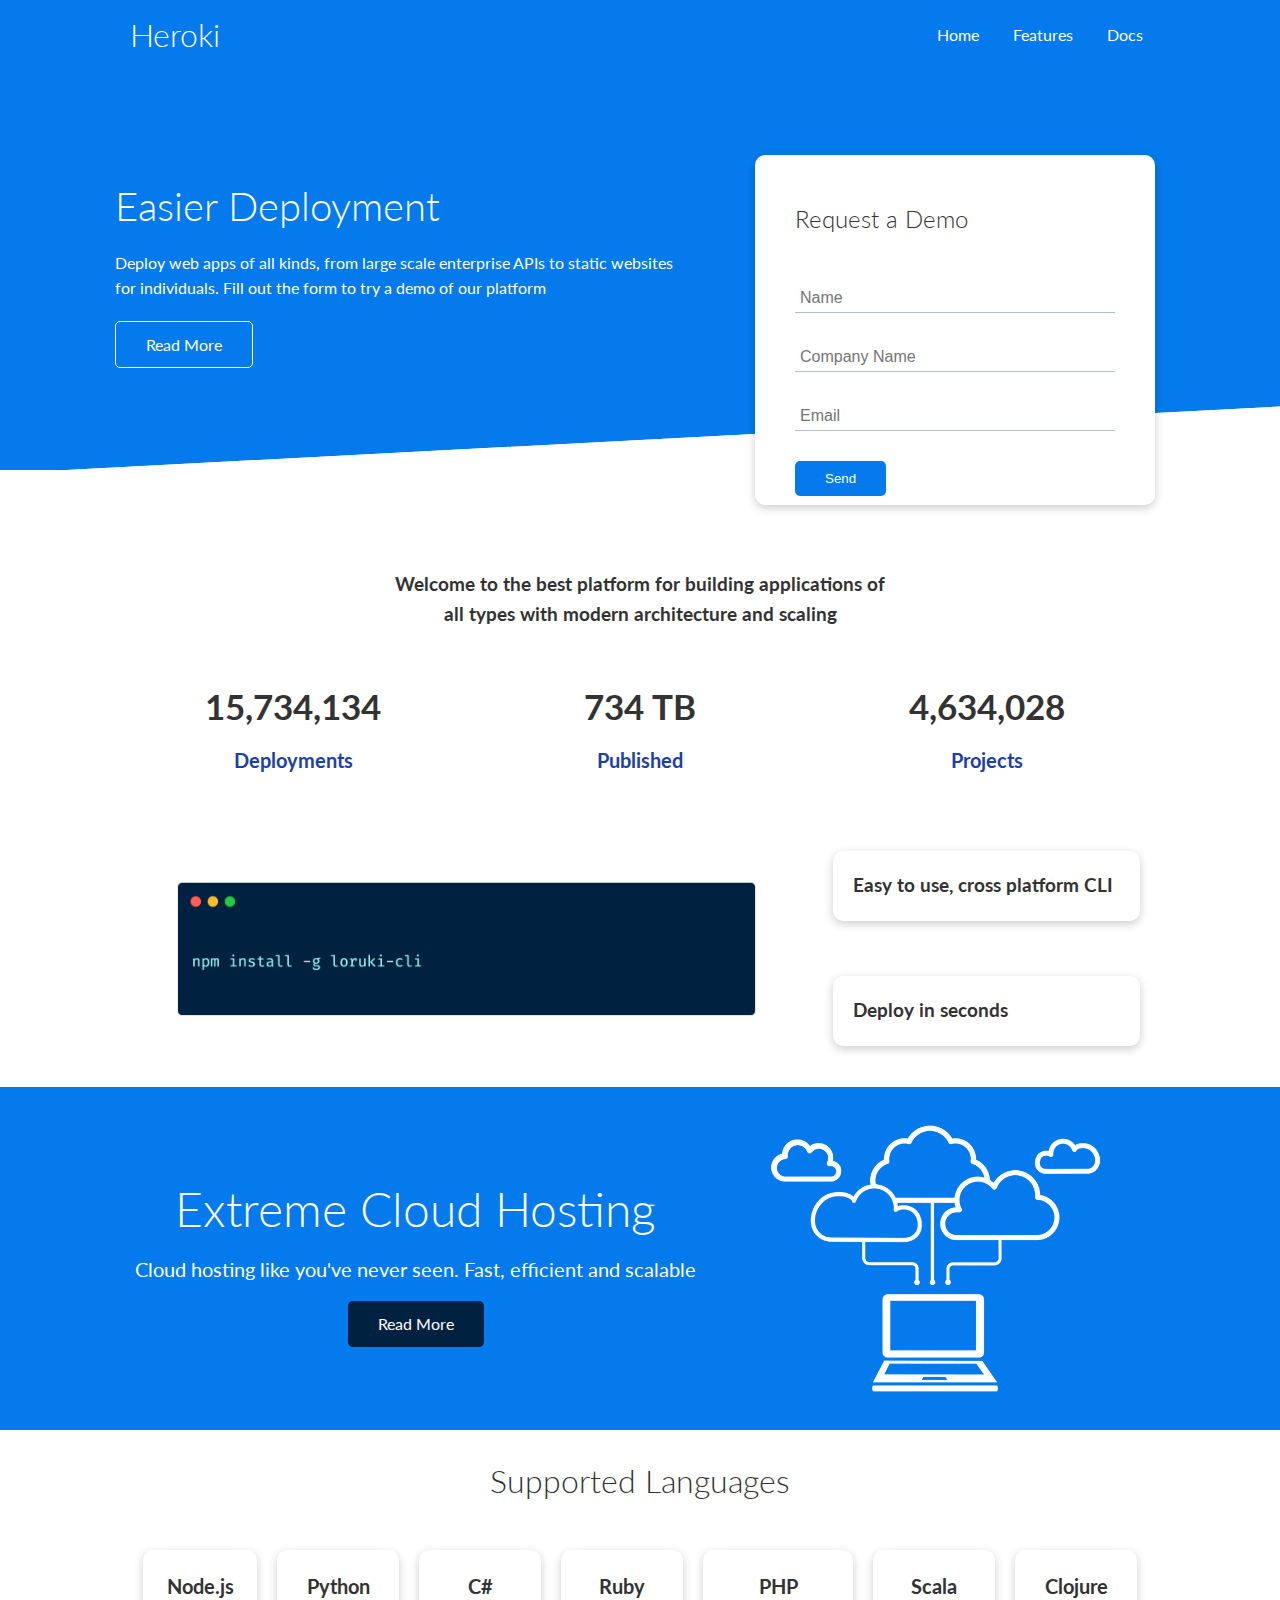
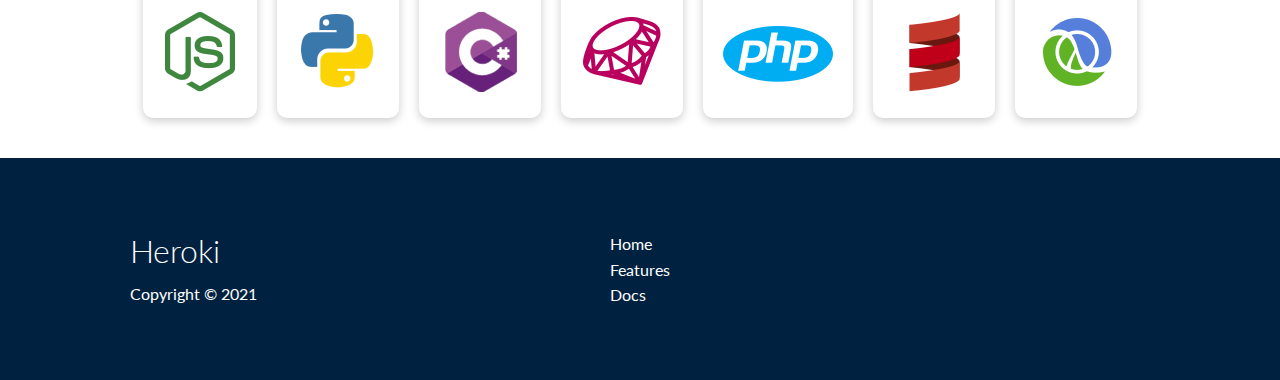
<file: index.html>
<!DOCTYPE html>
<html lang="en">
<head>
    <meta charset="UTF-8">
    <meta http-equiv="X-UA-Compatible" content="IE=edge">
    <meta name="viewport" content="width=device-width, initial-scale=1.0">
    <link rel="stylesheet" href="https://cdnjs.cloudflare.com/ajax/libs/font-awesome/5.15.3/css/all.min.css" integrity="sha512-iBBXm8fW90+nuLcSKlbmrPcLa0OT92xO1BIsZ+ywDWZCvqsWgccV3gFoRBv0z+8dLJgyAHIhR35VZc2oM/gI1w==" crossorigin="anonymous" referrerpolicy="no-referrer" />
    <link rel="stylesheet" href="./css//utilites.css">
    <link rel="stylesheet" href="./css//style.css">
    <title>Heroki | Cloud Hosting Platform</title>
</head>
<body>

    <!-- Navbar -->
    <div class="navbar">
        <div class="container flex">
            <h1 class="logo">Heroki</h1>
            <nav>
                <ul>
                    <li><a href="index.html">Home</a></li>
                    <li><a href="features.html">Features</a></li>
                    <li><a href="docs.html">Docs</a></li>
                </ul>
            </nav>
        </div>
    </div>
    
    <!-- Showcase -->
    <section class="showcase">
        <div class="container grid">

            <div class="showcase-text">
                <h1>Easier Deployment</h1>
                <p>Deploy web apps of all kinds, from large scale enterprise APIs to static websites for individuals. Fill out the form to try a demo of our platform</p>
                <a href="features.html" class="btn btn-outline">Read More</a>
            </div>

            <div class="showcase-form card">
                <h2>Request a Demo</h2>
                <form name="contact" method="POST" netlify-honeypot="bot-field"  data-netlify="true">

                    <input type="hidden" name="form-name" value="contact">
                    <p class="hidden">
                        <label>Don’t fill this out if you’re human: <input name="bot-field" /></label>
                    </p>

                    <div class="form-control">
                        <input type="text" name="name" placeholder="Name" required>
                    </div>
                    <div class="form-control">
                        <input type="text" name="companyname" placeholder="Company Name" required>
                    </div>
                    <div class="form-control">
                        <input type="email" name="email" placeholder="Email" required>
                    </div>
                    <input type="submit" value="Send" class="btn btn-primary">
                </form>
            </div>
        </div>
    </section>

    <!-- Stats -->
    <section class="stats">
        <div class="container">
            <h3 class="stats-heading">
                Welcome to the best platform for building applications of all types with modern
                 architecture and scaling
            </h3>

            <div class="grid grid-3">
                <div>
                    <i class="fas fa-server fa-3x"></i>
                    <h3>15,734,134</h3>
                    <p>Deployments</p>
                </div>

                <div>
                    <i class="fas fa-upload fa-3x"></i>
                    <h3>734 TB</h3>
                    <p>Published</p>
                </div>

                <div>
                    <i class="fas fa-project-diagram fa-3x"></i>
                    <h3>4,634,028</h3>
                    <p>Projects</p>
                </div>
            </div>
        </div>
    </section>

    <!-- Cli -->
    <section class="cli">
        <div class="container grid">
            <img src="./images//cli.png" alt="CLI Image">

            <div class="card">
                <h3>Easy to use, cross platform CLI</h3>
            </div>

            <div class="card">
                <h3>Deploy in seconds</h3>
            </div>
        </div>
    </section>

    <!-- Cloud -->
    <section class="cloud">
        <div class="container grid">
            <div>
                <h2>Extreme Cloud Hosting</h2>
                <p>Cloud hosting like you've never seen. Fast, efficient and scalable</p>
                <a href="./features.html" class="btn btn-dark">Read More</a>
            </div>

            <img src="images/cloud.png" alt="">
        </div>
    </section>

    <!-- Languages -->
    <section class="languages">
        <h2>
            Supported Languages
        </h2>
        <div class="container flex">
            <div class="card">
                <h4>Node.js</h4>
                <img src="images/logos/node.png" alt="">
            </div>
            <div class="card">
                <h4>Python</h4>
                <img src="images/logos/python.png" alt="">
              </div>
              <div class="card">
                <h4>C#</h4>
                <img src="images/logos/csharp.png" alt="">
              </div>
              <div class="card">
                <h4>Ruby</h4>
                <img src="images/logos/ruby.png" alt="">
              </div>
              <div class="card">
                <h4>PHP</h4>
                <img src="images/logos/php.png" alt="">
              </div>
              <div class="card">
                <h4>Scala</h4>
                <img src="images/logos/scala.png" alt="">
              </div>
              <div class="card">
                <h4>Clojure</h4>
                <img src="images/logos/clojure.png" alt="">
              </div>
        </div>
    </section>

    <!-- footer -->
    <footer class="footer">
        <div class="container grid">
            <div>
                <h1>Heroki</h1>
                <p>Copyright &copy; 2021</p>
            </div>
            
            <nav>
                <ul>
                    <li><a href="#">Home</a></li>
                    <li><a href="./features.html">Features</a></li>
                    <li><a href="./docs.html">Docs</a></li>
                </ul>
            </nav>

            <div class="social">
                <a href="https://github.com/abhisekill" target="_blank"><i class="fab fa-github fa-2x"></i></a>
                <a href="https://www.linkedin.com/in/abhisekill" target="_blank"><i class="fab fa-linkedin fa-2x"></i></a>
                <a href="https://www.instagram.com/abhi_shek_05/" target="_blank"><i class="fab fa-instagram fa-2x"></i></a>
            </div>
        </div>
    </footer>
</body>
</html>
</file>
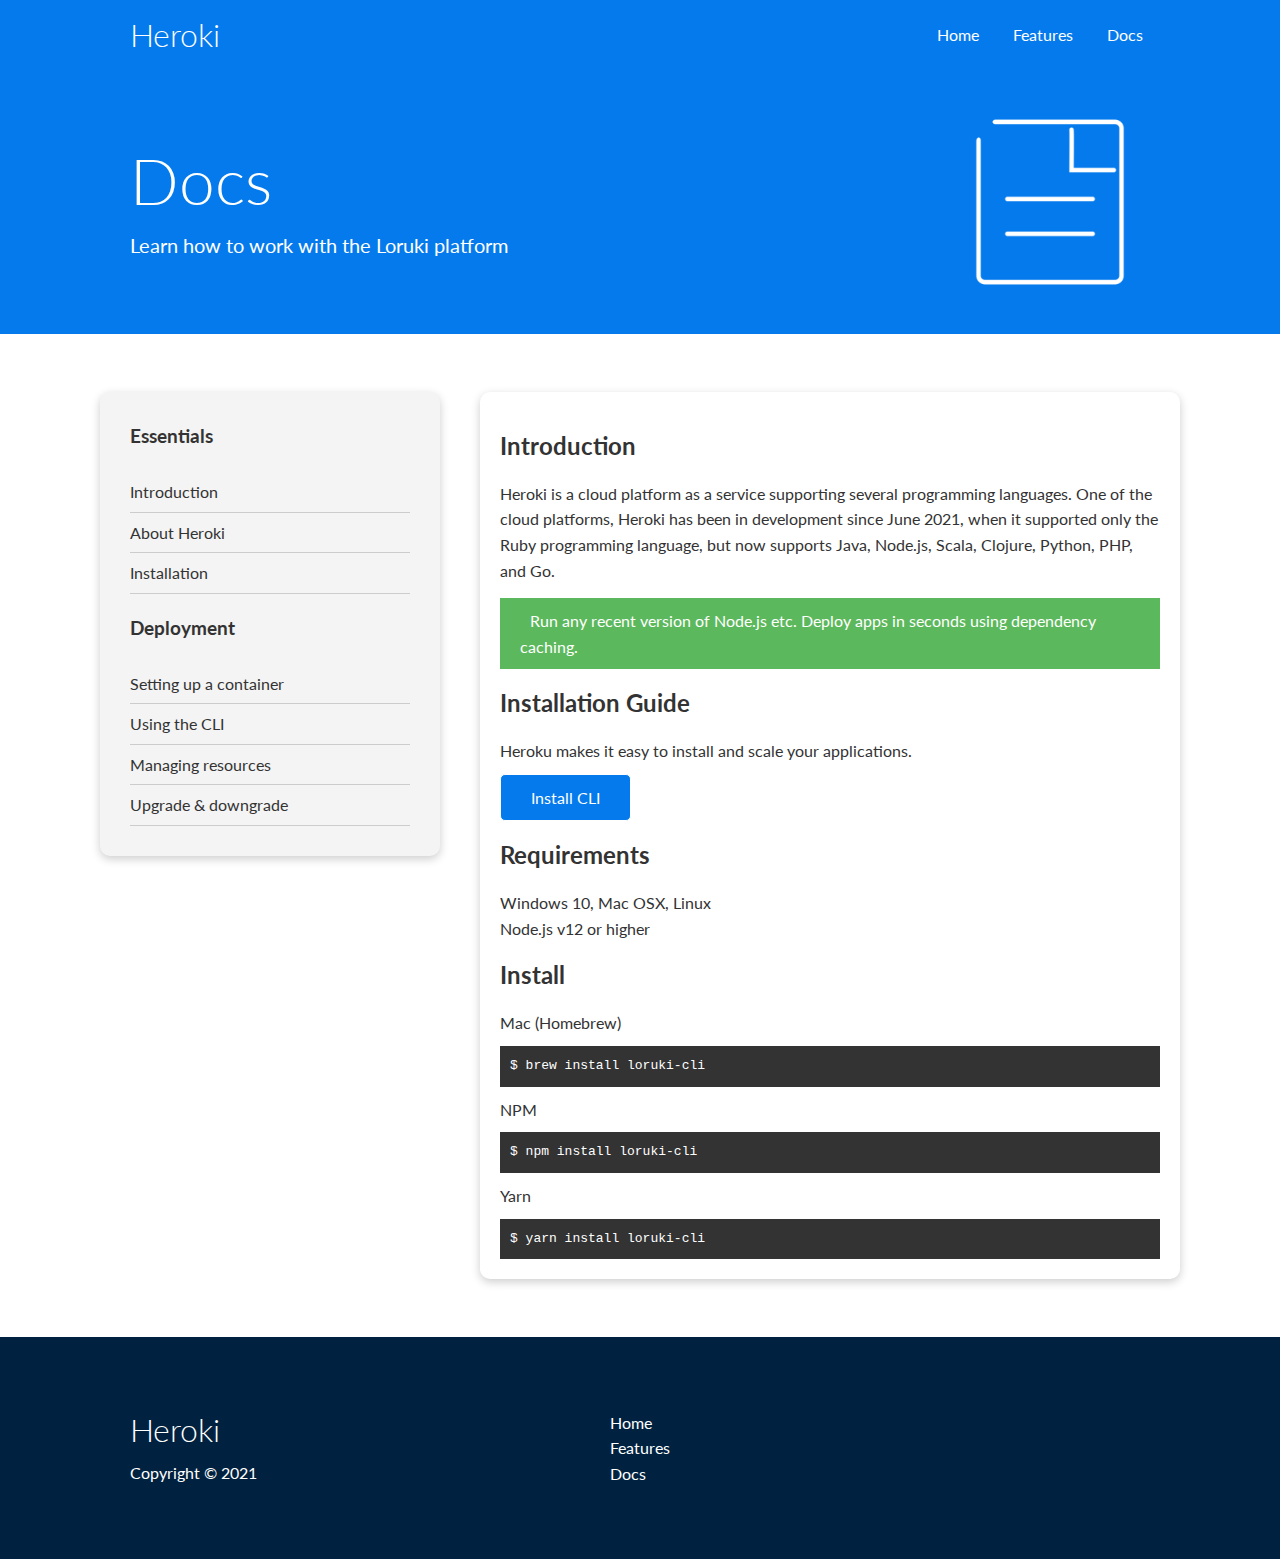
<file: docs.html>
<!DOCTYPE html>
<html lang="en">
<head>
    <meta charset="UTF-8">
    <meta http-equiv="X-UA-Compatible" content="IE=edge">
    <meta name="viewport" content="width=device-width, initial-scale=1.0">
    <link rel="stylesheet" href="https://cdnjs.cloudflare.com/ajax/libs/font-awesome/5.15.3/css/all.min.css" integrity="sha512-iBBXm8fW90+nuLcSKlbmrPcLa0OT92xO1BIsZ+ywDWZCvqsWgccV3gFoRBv0z+8dLJgyAHIhR35VZc2oM/gI1w==" crossorigin="anonymous" referrerpolicy="no-referrer" />
    <link rel="stylesheet" href="./css//utilites.css">
    <link rel="stylesheet" href="./css//style.css">
    <title>Heroki | Cloud Hosting Platform</title>
</head>
<body>

    <!-- Navbar -->
    <div class="navbar">
        <div class="container flex">
            <h1 class="logo">Heroki</h1>
            <nav>
                <ul>
                    <li><a href="index.html">Home</a></li>
                    <li><a href="features.html">Features</a></li>
                    <li><a href="docs.html">Docs</a></li>
                </ul>
            </nav>
        </div>
    </div>

    <!-- Docs Head -->
    <section class="docs-head">
        <div class="container grid">
            <div>
                <h1>Docs</h1>
                <p>Learn how to work with the Loruki platform </p>
            </div>
            <img src="./images/docs.png" alt="Document img">
        </div>
    </section>

    <!-- Docs main -->
    <main class="docs-main">
        <div class="container grid">
            <div class="card">
                    <h3>Essentials</h3>
                    <nav>
                        <ul>
                            <li><a href="#introduction">Introduction</a></li>
                            <li><a href="./index.html">About Heroki</a></li>
                            <li><a href="#installation">Installation</a></li>
                        </ul>
                    </nav>

                    <h3>Deployment</h3>
                    <nav>
                        <ul>
                            <li><a href="#">Setting up a container</a></li>
                            <li><a href="#">Using the CLI</a></li>
                            <li><a href="#">Managing resources</a></li>
                            <li><a href="#">Upgrade & downgrade</a></li>
                        </ul>
                    </nav>
            </div>

            <div class="card">
                <h2 id="introduction">Introduction</h2>
                <p>Heroki is a cloud platform as a service supporting several programming languages. 
                    One of the cloud platforms, Heroki has been in development since June 2021, 
                    when it supported only the Ruby programming language,
                    but now supports Java, Node.js, Scala, Clojure, Python, PHP, and Go.</p>

                <div class="alert alert-success">
                    <i class="fas fa-info"></i>
                    Run any recent version of Node.js etc. Deploy apps in seconds using dependency caching.
                </div>

                <h2 id="installation">Installation Guide</h2>
                <p>Heroku makes it easy to install and scale your applications. </p>
                <a href="#" class="btn btn-outline">Install CLI</a>

                <h2>Requirements</h2>
                <p>Windows 10, Mac OSX, Linux <br>
                    Node.js v12 or higher</p>

                <h2>Install</h2>
                <p>Mac (Homebrew)</p>
                <pre><code>$ brew install loruki-cli</code></pre>
                <p>NPM</p>
                <pre><code>$ npm install loruki-cli</code></pre>
                <p>Yarn</p>
                <pre><code>$ yarn install loruki-cli</code></pre>
            </div>
        </div>
    </main>

    <!-- footer -->
    <footer class="footer">
        <div class="container grid">
            <div>
                <h1>Heroki</h1>
                <p>Copyright &copy; 2021</p>
            </div>
            
            <nav>
                <ul>
                    <li><a href="#">Home</a></li>
                    <li><a href="./features.html">Features</a></li>
                    <li><a href="./docs.html">Docs</a></li>
                </ul>
            </nav>

            <div class="social">
                <a href="https://github.com/abhisekill" target="_blank"><i class="fab fa-github fa-2x"></i></a>
                <a href="https://www.linkedin.com/in/abhisekill" target="_blank"><i class="fab fa-linkedin fa-2x"></i></a>
                <a href="https://www.instagram.com/abhi_shek_05/" target="_blank"><i class="fab fa-instagram fa-2x"></i></a>
            </div>
        </div>
    </footer>
</body>
</html>
</file>
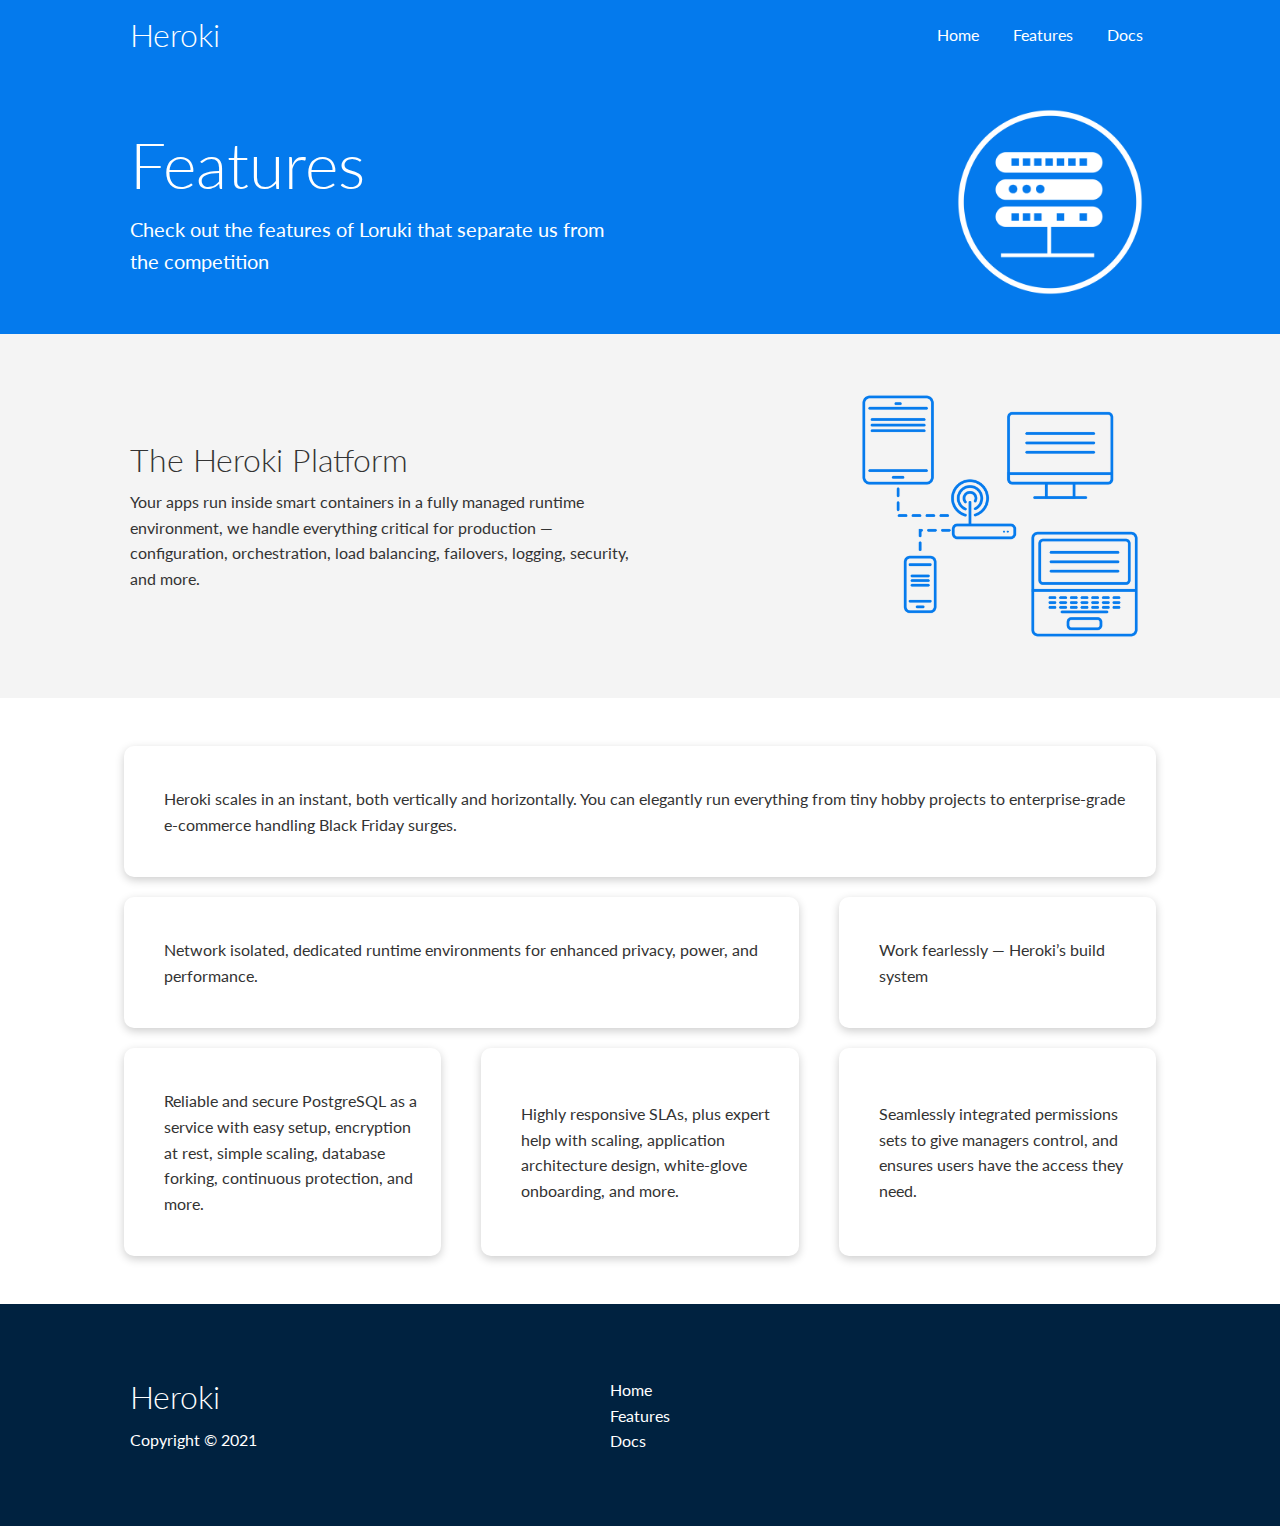
<file: features.html>
<!DOCTYPE html>
<html lang="en">
<head>
    <meta charset="UTF-8">
    <meta http-equiv="X-UA-Compatible" content="IE=edge">
    <meta name="viewport" content="width=device-width, initial-scale=1.0">
    <link rel="stylesheet" href="https://cdnjs.cloudflare.com/ajax/libs/font-awesome/5.15.3/css/all.min.css" integrity="sha512-iBBXm8fW90+nuLcSKlbmrPcLa0OT92xO1BIsZ+ywDWZCvqsWgccV3gFoRBv0z+8dLJgyAHIhR35VZc2oM/gI1w==" crossorigin="anonymous" referrerpolicy="no-referrer" />
    <link rel="stylesheet" href="./css//utilites.css">
    <link rel="stylesheet" href="./css//style.css">
    <title>Heroki | Cloud Hosting Platform</title>
</head>
<body>

    <!-- Navbar -->
    <div class="navbar">
        <div class="container flex">
            <h1 class="logo">Heroki</h1>
            <nav>
                <ul>
                    <li><a href="index.html">Home</a></li>
                    <li><a href="features.html">Features</a></li>
                    <li><a href="docs.html">Docs</a></li>
                </ul>
            </nav>
        </div>
    </div>

    <!-- Features Head -->
    <section class="features-head">
        <div class="container grid">
            <div>
                <h1>Features</h1>
                <p>Check out the features of Loruki that separate us from the
                    competition</p>
            </div>
            <img src="./images/server.png" alt="server">
        </div>
    </section>

    <!-- sub-head -->
    <section class="features-sub-head">
        <div class="container grid">
            <div>
                <h1>The Heroki Platform</h1>
                <p>Your apps run inside smart containers in a fully managed runtime environment,
                     we handle everything critical for production — configuration, orchestration, 
                     load balancing, failovers, logging, security, and more.</p>
            </div>
            <img src="./images/server2.png" alt="server">
        </div>
    </section>
    
    <!-- Main -->
    <main class="features-main">
        <div class="container grid">
            <div class="card flex">
                <i class="fas fa-server fa-3x"></i>
                <p>
                    Heroki scales in an instant, both vertically and horizontally. You can elegantly run 
                    everything from tiny hobby projects to enterprise-grade e-commerce handling Black Friday surges.
                </p>
            </div>
            <div class="card flex">
                <i class="fas fa-network-wired fa-3x"></i>
                <p>
                    Network isolated, dedicated runtime environments 
                    for enhanced privacy, power, and performance.
                </p>
            </div>
            <div class="card flex">
                <i class="fas fa-laptop-code fa-3x"></i>
                <p>
                    Work fearlessly — Heroki’s build system 
                </p>
            </div>
            <div class="card flex">
                <i class="fas fa-database fa-3x"></i>
                <p>
                    Reliable and secure PostgreSQL as a service with easy setup, encryption at rest, 
                    simple scaling, database forking, continuous protection, and more.
                </p>
            </div>
            <div class="card flex">
                <i class="fas fa-power-off fa-3x"></i>
                <p>
                    Highly responsive SLAs, plus expert help with scaling, application
                     architecture design, white-glove onboarding, and more.
                </p>
            </div>
            <div class="card flex">
                <i class="fas fa-upload fa-3x"></i>
                <p>
                    Seamlessly integrated permissions sets to give managers control, 
                    and ensures users have the access they need.
                </p>
            </div>
        </div>
    </main>

    <!-- footer -->
    <footer class="footer">
        <div class="container grid">
            <div>
                <h1>Heroki</h1>
                <p>Copyright &copy; 2021</p>
            </div>
            
            <nav>
                <ul>
                    <li><a href="#">Home</a></li>
                    <li><a href="./features.html">Features</a></li>
                    <li><a href="./docs.html">Docs</a></li>
                </ul>
            </nav>

            <div class="social">
                <a href="https://github.com/abhisekill" target="_blank"><i class="fab fa-github fa-2x"></i></a>
                <a href="https://www.linkedin.com/in/abhisekill" target="_blank"><i class="fab fa-linkedin fa-2x"></i></a>
                <a href="https://www.instagram.com/abhi_shek_05/" target="_blank"><i class="fab fa-instagram fa-2x"></i></a>
            </div>
        </div>
    </footer>
</body>
</html>
</file>
<file: css/utilites.css>
/*------------Utilities--------- */
.container {
  max-width: 1100px;
  margin: 0 auto;
  overflow: auto;
  padding: 0 40px;
}

.card {
  background-color: #fff;
  color: #333;
  border-radius: 10px;
  padding: 20px;
  margin: 10px;
  box-shadow: 0 3px 10px rgba(0, 0, 0, 0.2);
}

/* --------------------Buttons--------------------- */
.btn {
  display: inline-block;
  background-color: var(--primary-color);
  color: #fff;
  border: none;
  padding: 10px 30px;
  border-radius: 5px;
  cursor: pointer;
  transition: all 0.2s;
}

.btn-outline {
  border: 1px solid #fff;
}

.btn-dark {
  background-color: var(--dark-color);
}

.btn:active {
  transform: translateY(1.5px);
}

.btn-outline:hover {
  background-color: #0471dc;
  transform: scale(0.98);
}

.btn-dark:hover {
  transform: scale(0.98);
}

/* --------------------Flexbox--------------------- */
.alert {
  background-color: var(--light-color);
  padding: 10px 20px;
  margin: 15px 0;
}

.alert i {
  margin-right: 10px;
}

.alert-success {
  background-color: var(--success-color);
  color: #fff;
}

/* --------------------Flexbox--------------------- */

.flex {
  display: flex;
  justify-content: center;
  align-items: center;
  height: 100%;
}

/* --------------------Grids--------------------- */

.grid {
  display: grid;
  grid-template-columns: repeat(2, 1fr);
  justify-content: center;
  align-items: center;
  gap: 20px;
  height: 100%;
}

.grid-3 {
  grid-template-columns: repeat(3, 1fr);
}
</file>
<file: css/style.css>
@import url("https://fonts.googleapis.com/css2?family=Lato:wght@300&display=swap");

:root {
  --primary-color: #047aed;
  --secondary-color: #1c3fa8;
  --dark-color: #002240;
  --light-color: #f4f4f4;
  --success-color: #5cb85c;
  --error-color: #d9534f;
}

* {
  padding: 0;
  margin: 0;
  box-sizing: border-box;
}

body {
  font-family: "Lato", sans-serif;
  color: #333;
  line-height: 1.6;
}

ul {
  list-style: none;
}

a {
  text-decoration: none;
  color: #333;
}

h1,
h2 {
  margin: 10px 0;
  font-weight: 300;
  line-height: 1.2;
}

p {
  margin: 10px 0;
}

img {
  width: 100%;
}

pre {
  padding: 10px;
  background-color: #333;
  color: #fff;
}

.hidden {
  visibility: hidden;
  height: 0;
}

/*------------NavBar--------- */

.navbar {
  background-color: var(--primary-color);
  color: #fff;
  height: 70px;
}

.navbar ul {
  display: flex;
}

.navbar a {
  color: #fff;
  margin: 0 10px;
  padding: 7px;
  transition: all 0.2s;
  border-bottom: 2px solid transparent;
}

.navbar li:last-child a {
  margin-right: 0;
}

.navbar a:hover {
  border-bottom: 2px solid #fff;
}

.navbar .flex {
  justify-content: space-between;
}

/*------------Showcase--------- */
.showcase {
  background-color: var(--primary-color);
  color: #fff;
  height: 400px;
  position: relative;
}

.showcase h1 {
  font-size: 40px;
}

.showcase p {
  margin: 20px 0;
}

.showcase .grid {
  grid-template-columns: 55% 45%;
  gap: 30px;
  overflow: visible;
}

.showcase-form {
  position: relative;
  top: 60px;
  height: 350px;
  width: 400px;
  padding: 40px;
  justify-self: flex-end;
  z-index: 100;
  animation: slideInFromRight 1s ease-in;
}

.showcase-text {
  animation: slideInFromLeft 1s ease-in;
}

.showcase-form .form-control {
  margin: 30px 0;
}

.showcase-form input[type="text"],
.showcase-form input[type="email"] {
  border: 0;
  font-size: 16px;
  border-bottom: 1px solid #b4becb;
  width: 100%;
  padding: 5px;
}

.showcase-form input:focus {
  outline: none;
}

.showcase::after,
.showcase::before {
  content: "";
  position: absolute;
  height: 100px;
  background-color: #fff;
  bottom: -70px;
  right: 0;
  left: 0;
  transform: skewY(-3deg);
}

/* -----------------------Stats----------------- */
.stats {
  padding-top: 100px;
  animation: slideInFromBottom 1s ease-in;
}

.stats-heading {
  max-width: 500px;
  text-align: center;
  margin: auto;
  margin-bottom: 3rem;
}

.stats .grid {
  text-align: center;
  margin-bottom: 3rem;
}

.stats .grid h3 {
  font-size: 35px;
}

.stats .grid p {
  font-size: 20px;
  color: var(--secondary-color);
  font-weight: bold;
}

/* -----------------------CLI----------------- */
.cli .grid {
  grid-template-columns: repeat(3, 1fr);
  grid-template-rows: repeat(2, 1fr);
}

.cli .grid > img {
  grid-row: 1 / span 2;
  grid-column: 1 / span 2;
}

/* -----------------------CLI----------------- */
.cloud {
  background-color: var(--primary-color);
  margin: 1.5rem 0;
  padding: 1.5rem 0;
  color: #fff;
  text-align: center;
}

.cloud .grid {
  grid-template-columns: 4fr 3fr;
}

.cloud .grid h2 {
  font-size: 3rem;
}

.cloud .grid p {
  font-size: 20px;
  margin: 1rem 0;
}

/* -----------------------CLI----------------- */
.languages h2 {
  font-size: 2rem;
  text-align: center;
  margin: 2rem 0;
}

.languages .card {
  text-align: center;
  margin: 18px 10px 40px;
  transition: all 0.2s linear;
}

.languages .card h4 {
  font-size: 20px;
  margin-bottom: 10px;
}

.languages .card:hover {
  transform: translateY(-15px);
}

.languages .flex {
  flex-wrap: wrap;
}

/* -----------------------Features----------------- */
/* heading */
.features-head,
.docs-head {
  background-color: var(--primary-color);
  padding: 2rem 0;
  color: #fff;
}

.features-head h1,
.docs-head h1 {
  font-size: 4rem;
}

.features-head p,
.docs-head p {
  font-size: 20px;
}

.features-head img,
.docs-head img {
  width: 200px;
  justify-self: end;
}

/* sub-head */
.features-sub-head {
  background-color: var(--light-color);
  padding: 2rem 0;
}

.features-sub-head h1 {
  font-size: 2rem;
}

.features-sub-head img {
  width: 300px;
  justify-self: end;
}

/* features main */
.features-main {
  margin: 1.5rem 0;
}

.features-main .grid {
  grid-template-columns: repeat(3, 1fr);
  padding: 1.5rem;
}

.features-main .card i {
  margin-right: 20px;
}

.features-main .grid .card:first-child {
  grid-column: 1 / span 3;
}

.features-main .grid .card:nth-child(2) {
  grid-column: 1 / span 2;
}

/* -----------------------Docs----------------- */
/* docs main */
.docs-main {
  margin: 1.5rem 0;
}

.docs-main .grid {
  grid-template-columns: 1fr 2fr;
  padding: 1.5rem 0;
}

.docs-main .card:first-child {
  background-color: var(--light-color);
  align-self: flex-start;
}

.docs-main .card h3,
.docs-main .card ul {
  padding: 10px;
}

.docs-main .card li {
  padding: 7px 0;
  border-bottom: 1px solid #ccc;
}

.docs-main .card li a:hover {
  font-weight: bold;
}

.docs-main .card:nth-child(2) h2 {
  font-weight: bold;
  margin: 20px 0;
}

/* -----------------------footer----------------- */
footer {
  background-color: var(--dark-color);
  color: white;
  padding: 4rem 0;
}

footer a {
  color: #fff;
}

footer .grid {
  grid-template-columns: repeat(3, 1fr);
}

footer nav {
  justify-self: center;
}

footer .social {
  justify-self: end;
}

footer .social a {
  margin: 0 10px;
}

/* ---------Animations--------------- */
@keyframes slideInFromLeft {
  0% {
    transform: translateX(-100%);
  }
  100% {
    transform: translateX(0);
  }
}

@keyframes slideInFromRight {
  0% {
    transform: translateX(100%);
  }
  100% {
    transform: translateX(0);
  }
}

@keyframes slideInFromTop {
  0% {
    transform: translateY(-100%);
  }
  100% {
    transform: translateY(0);
  }
}

@keyframes slideInFromBottom {
  0% {
    transform: translateY(100%);
  }
  100% {
    transform: translateY(0);
  }
}

/* -----------Media Queries-------------- */
/* tablets and under */
@media (max-width: 768px) {
  .grid,
  .showcase .grid,
  .stats .grid,
  .cli .grid,
  .cloud .grid,
  .features-main .grid,
  .docs-head .grid,
  .docs-main .grid {
    grid-template-columns: 1fr;
    grid-template-rows: 1fr;
  }

  .showcase {
    height: auto;
  }

  .showcase-text {
    text-align: center;
    margin-top: 40px;
    animation: slideInFromTop 1s ease-in;
  }

  .showcase-form {
    justify-self: center;
    margin: auto;
    animation: slideInFromBottom 1s ease-in;
  }

  .cli .grid > img {
    grid-row: 1;
    grid-column: 1;
  }

  /* features and docs */

  .features-head .grid div,
  .features-sub-head .grid div,
  .docs-head .grid div {
    text-align: center;
  }

  .features-head .grid img,
  .features-head .grid div,
  .features-sub-head .grid div,
  .features-sub-head .grid img,
  .docs-head .grid img,
  .docs-head .grid div,
  .docs-main .grid .card {
    justify-self: center;
  }

  .docs-main .grid .card {
    width: 75%;
  }

  .features-main .grid .card:first-child,
  .features-main .grid .card:nth-child(2) {
    grid-column: 1;
  }
}

/* Mobile */
@media (max-width: 500px) {
  .navbar {
    height: 110px;
  }

  .navbar .flex {
    flex-direction: column;
  }

  .navbar ul {
    padding: 10px;
    background-color: rgba(0, 0, 0, 0.1);
  }

  .showcase-form {
    width: 95%;
    height: auto;
  }

  .footer .grid {
    grid-template-columns: 1fr;
    grid-template-rows: 1fr;
  }

  .footer nav,
  .footer .social {
    justify-self: start;
  }
}
</file>
